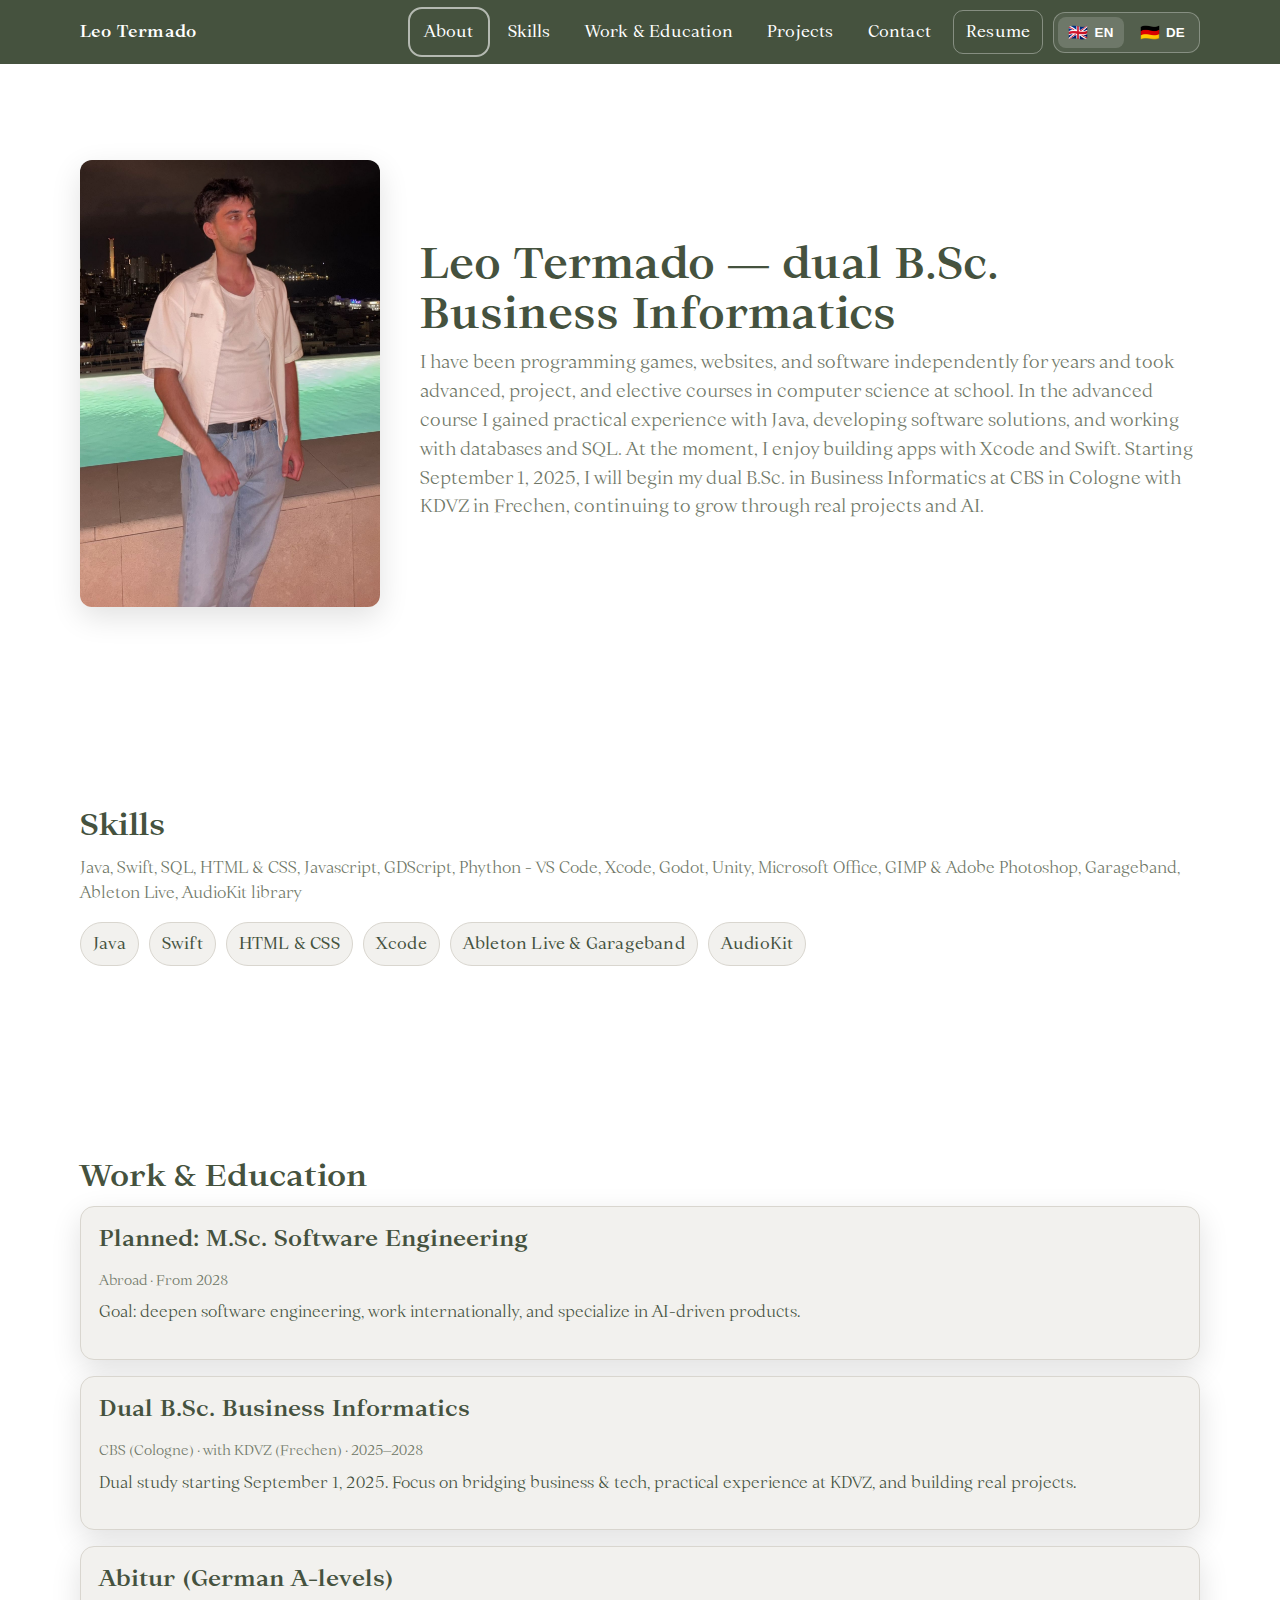
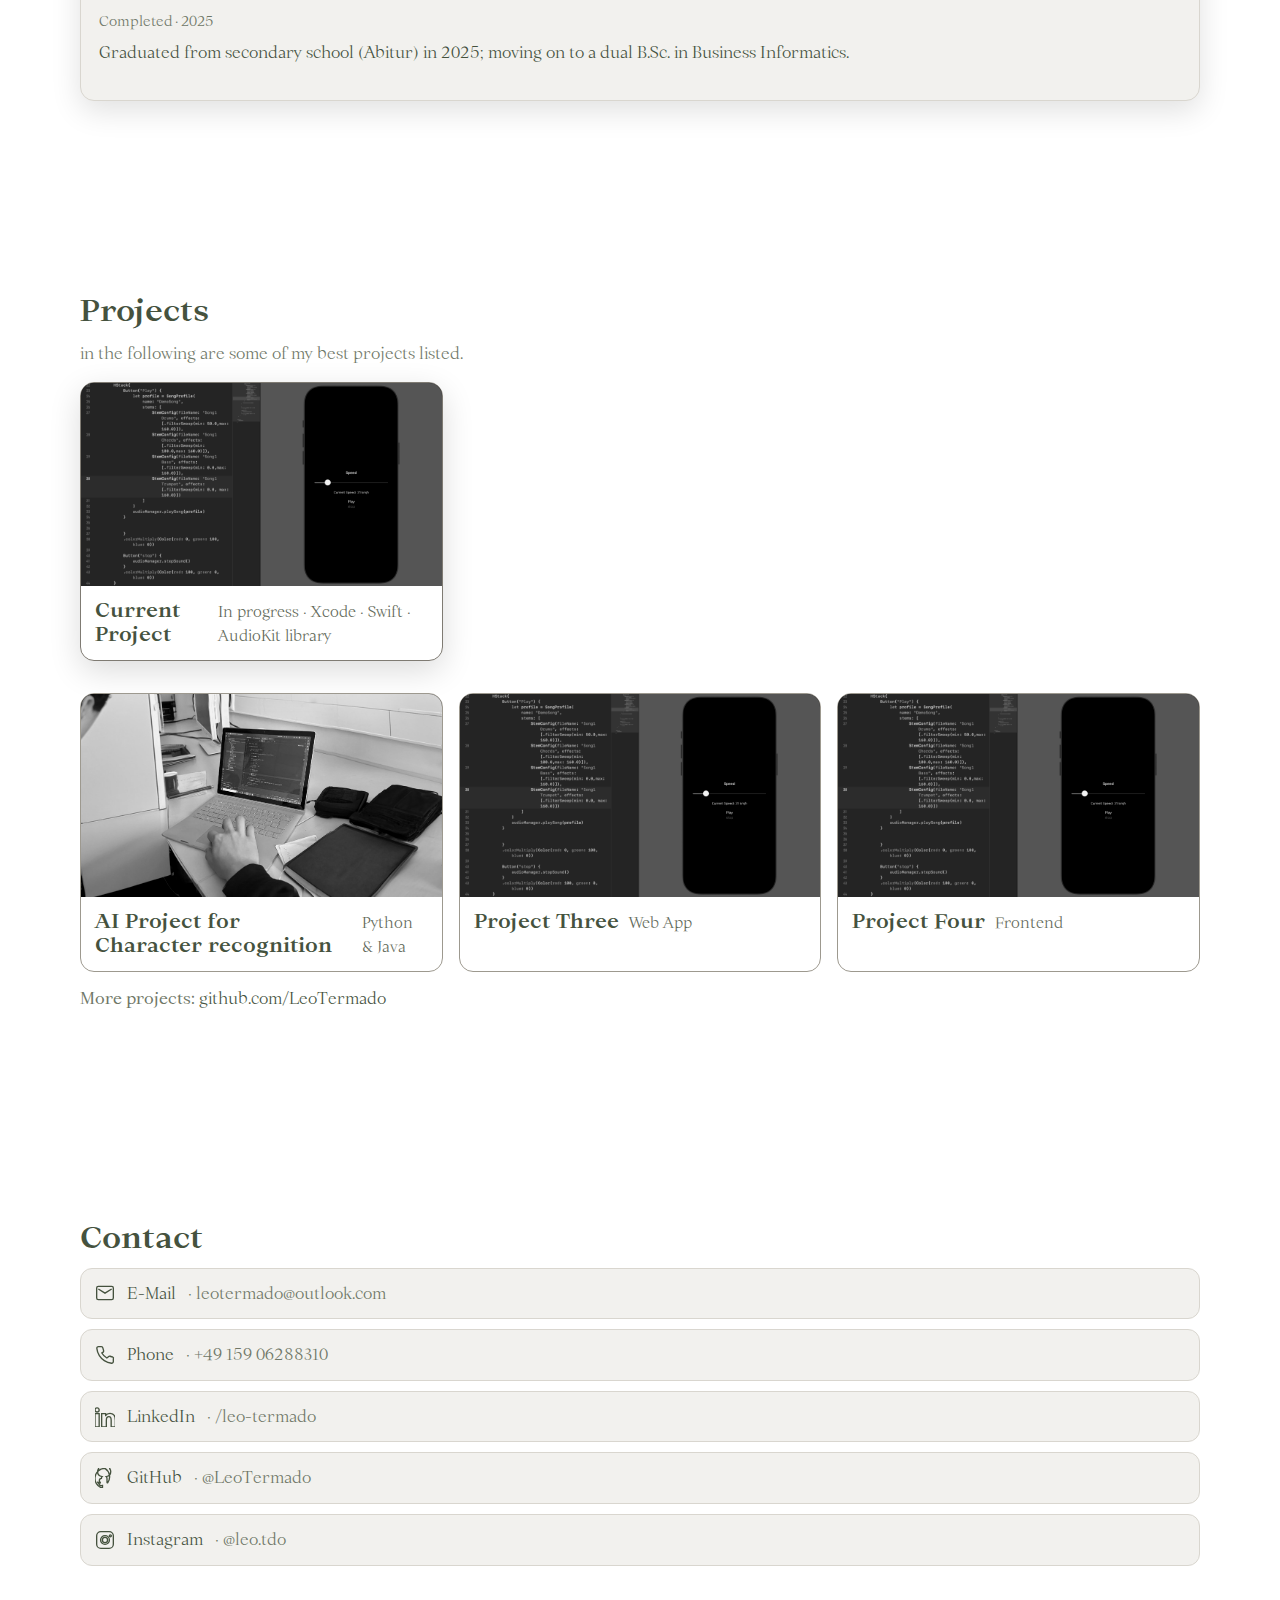
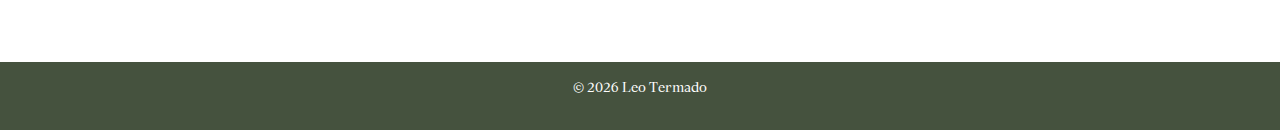
<file: index.html>
<!DOCTYPE html>
<html lang="en">
<head>
  <meta charset="utf-8" />
  <meta name="viewport" content="width=device-width, initial-scale=1" />
  <title>Leo Termado — Portfolio</title>
  <meta name="description" content="Leo Termado — Dual B.Sc. Business Informatics (CBS/KDVZ). Projects, skills, and contact." />
  <link rel="stylesheet" href="styles.css" />
</head>
<body>
  <!-- Header / Nav -->
  <header class="site-header">
    <div class="container nav-wrap">
      <a href="#about" class="brand" aria-label="Back to top">Leo Termado</a>

      <nav class="nav" aria-label="Primary">
        <button class="nav-toggle" aria-expanded="false" aria-controls="nav-menu" aria-label="Open menu">
          <span class="bar"></span><span class="bar"></span><span class="bar"></span>
        </button>
        <ul id="nav-menu" class="nav-list">
          <li><a data-i18n="nav.about" href="#about" class="nav-link"></a></li>
          <li><a data-i18n="nav.skills" href="#skills" class="nav-link"></a></li>
          <li><a data-i18n="nav.work" href="#work" class="nav-link"></a></li>
          <li><a data-i18n="nav.projects" href="#projects" class="nav-link"></a></li>
          <li><a data-i18n="nav.contact" href="#contact" class="nav-link"></a></li>
          <li><a data-i18n="nav.resume" href="assets/Leo_Termado_CV.pdf" class="nav-link resume" target="_blank" rel="noopener"></a></li>
          <li>
            <div class="lang-switch" role="group" aria-label="Language toggle">
              <button class="lang-btn" data-lang="en" aria-pressed="true" title="English">
                <span class="flag" aria-hidden="true">🇬🇧</span><span>EN</span>
              </button>
              <button class="lang-btn" data-lang="de" aria-pressed="false" title="Deutsch">
                <span class="flag" aria-hidden="true">🇩🇪</span><span>DE</span>
              </button>
            </div>
          </li>
        </ul>
      </nav>
    </div>
  </header>

  <main>
    <!-- About -->
    <section id="about" class="section">
      <div class="container about-wrap">
        <div class="about-img">
          <img src="img/LeoTermado.png" alt="Leo Termado">
        </div>
        <div class="about-text">
          <h1 class="headline" data-i18n="about.title"></h1>
          <p class="lead" data-i18n="about.lead"></p>
        </div>
      </div>
    </section>

    <!-- Skills -->
    <section id="skills" class="section">
      <div class="container">
        <h2 data-i18n="skills.title"></h2>
        <p class="muted" data-i18n="skills.note"></p>

        <div class="chips">
          <div class="chip">Java</div>
          <div class="chip">Swift</div>
          <div class="chip">HTML &amp; CSS</div>
          <div class="chip">Xcode</div>
          <div class="chip">Ableton Live &amp; Garageband</div>
          <div class="chip">AudioKit</div>
        </div>
      </div>
    </section>

    <!-- Work / Education -->
    <section id="work" class="section">
      <div class="container">
        <h2 data-i18n="work.title"></h2>
        <div class="timeline">
          <!-- 1) Master ganz oben -->
          <article class="timeline-item">
            <div class="tl-header">
              <h3 data-i18n="work.item2.title"></h3>
              <span class="tl-meta" data-i18n="work.item2.meta"></span>
            </div>
            <p data-i18n="work.item2.desc"></p>
          </article>

          <!-- 2) Dualer B.Sc. -->
          <article class="timeline-item">
            <div class="tl-header">
              <h3 data-i18n="work.item1.title"></h3>
              <span class="tl-meta" data-i18n="work.item1.meta"></span>
            </div>
            <p data-i18n="work.item1.desc"></p>
          </article>

          <!-- 3) Abitur -->
          <article class="timeline-item">
            <div class="tl-header">
              <h3 data-i18n="work.item3.title"></h3>
              <span class="tl-meta" data-i18n="work.item3.meta"></span>
            </div>
            <p data-i18n="work.item3.desc"></p>
          </article>
        </div>
      </div>
    </section>

    <!-- Projects -->
    <section id="projects" class="section">
      <div class="container">
        <h2 data-i18n="projects.title"></h2>
        <p class="muted" data-i18n="projects.note"></p>

        <div class="projects-grid">
          <!-- Featured -->
          <a class="project-card featured" href="projects/dynamicdrivewebpage.html">
            <div class="thumb" aria-hidden="true">
              <img src="img/projects/dynamicDrive.png" alt="Dynamic Drive preview">
            </div>
            <div class="pc-content">
              <h3 data-i18n="projects.current.title"></h3>
              <p class="pc-meta" data-i18n="projects.current.meta"></p>
            </div>
          </a>
          <div class="grid-break" aria-hidden="true"></div>

          <!-- Project 2 -->
          <a class="project-card" href="projects/kiprojectwebpage.html">
            <div class="thumb" aria-hidden="true">
              <img src="img/projects/KiProjekt.png" alt="AI project preview">
            </div>
            <div class="pc-content">
              <h3 data-i18n="projects.two.title"></h3>
              <p class="pc-meta" data-i18n="projects.two.meta"></p>
            </div>
          </a>

          <!-- Project 3 -->
          <a class="project-card" href="projects/project-3.html">
            <div class="thumb" aria-hidden="true">
              <img src="img/projects/dynamicDrive.png" alt="Project Three preview">
            </div>
            <div class="pc-content">
              <h3 data-i18n="projects.three.title"></h3>
              <p class="pc-meta" data-i18n="projects.three.meta"></p>
            </div>
          </a>

          <!-- Project 4 -->
          <a class="project-card" href="projects/project-4.html">
            <div class="thumb" aria-hidden="true">
              <img src="img/projects/dynamicDrive.png" alt="Project Four preview">
            </div>
            <div class="pc-content">
              <h3 data-i18n="projects.four.title"></h3>
              <p class="pc-meta" data-i18n="projects.four.meta"></p>
            </div>
          </a>
        </div>

        <!-- More projects: GitHub Link -->
        <p class="more-projects">
          <strong data-i18n="projects.more.label"></strong>
          <a href="https://github.com/LeoTermado" target="_blank" rel="noopener">github.com/LeoTermado</a>
        </p>
      </div>
    </section>

    <!-- Contact -->
    <section id="contact" class="section">
      <div class="container">
        <h2 data-i18n="contact.title"></h2>
        <ul class="contact-list">
          <li>
            <div class="contact-link">
              <svg viewBox="0 0 24 24" aria-hidden="true" class="icon">
                <path d="M4 4h16a2 2 0 0 1 2 2v12a2 2 0 0 1-2 2H4a2 2 0 0 1-2-2V6a2 2 0 0 1 2-2zm0 3.2 8 5 8-5"/>
              </svg>
              <span>E-Mail</span><span class="muted">· leotermado@outlook.com</span>
            </div>
          </li>

          <li>
            <a href="tel:+4915906288310" class="contact-link">
              <svg viewBox="0 0 24 24" aria-hidden="true" class="icon"><path d="M22 16.9v3a2 2 0 0 1-2.2 2 19.8 19.8 0 0 1-8.6-3.1 19.5 19.5 0 0 1-6-6 19.8 19.8 0 0 1-3-8.7A2 2 0 0 1 4.5 2h3a2 2 0 0 1 2 1.7c.2 1 .5 1.9.8 2.8a2 2 0 0 1-.5 2.1L8.2 9.6a16 16 0 0 0 6 6l1.9-1.6a2 2 0 0 1 2.1-.5c.9.3 1.8.6 2.8.8A2 2 0 0 1 22 16.9z"/></svg>
              <span data-i18n="contact.phone"></span><span class="muted">· +49 159 06288310</span>
            </a>
          </li>

          <li>
            <a href="https://www.linkedin.com/in/leo-termado-20613735a/" target="_blank" rel="noopener" class="contact-link">
              <svg viewBox="0 0 24 24" aria-hidden="true" class="icon"><path d="M4.98 3.5C4.98 4.88 3.86 6 2.5 6S0 4.88 0 3.5 1.12 1 2.5 1s2.48 1.12 2.48 2.5zM0 8h5v16H0zM8 8h4.8v2.2h.1c.7-1.3 2.5-2.6 5.1-2.6 5.4 0 6.4 3.6 6.4 8.2V24h-5V16c0-1.9 0-4.4-2.7-4.4s-3.1 2.1-3.1 4.2V24H8z"/></svg>
              <span>LinkedIn</span><span class="muted">· /leo-termado</span>
            </a>
          </li>

          <li>
            <a href="https://github.com/LeoTermado" target="_blank" rel="noopener" class="contact-link">
              <svg viewBox="0 0 24 24" aria-hidden="true" class="icon"><path d="M12 .5a12 12 0 0 0-3.8 23.4c.6.1.8-.2.8-.6V21c-3.3.7-4-1.5-4-1.5-.6-1.4-1.4-1.8-1.4-1.8-1.1-.8.1-.8.1-.8 1.2.1 1.8 1.3 1.8 1.3 1 .1.9-.8.9-.8-.8-.6-1.2-1.4-1.2-2.3 0-2 1.2-2.6 2.5-2.7a3.2 3.2 0 0 1 .9-2.1c-2.7-.3-5.5-1.3-5.5-6a4.7 4.7 0 0 1 1.3-3.3 4.4 4.4 0 0 1 .1-3.2s1-.3 3.4 1.3a11.6 11.6 0 0 1 6.2 0c2.4-1.6 3.4-1.3 3.4-1.3a4.4 4.4 0 0 1 .1 3.2 4.7 4.7 0 0 1 1.3 3.3c0 4.7-2.8 5.7-5.5 6a3.5 3.5 0 0 1 1 2.7v4.1c0 .4.2.7.8.6A12 12 0 0 0 12 .5z"/></svg>
              <span>GitHub</span><span class="muted">· @LeoTermado</span>
            </a>
          </li>

          <li>
            <a href="https://www.instagram.com/leo.tdo/?next=" target="_blank" rel="noopener" class="contact-link">
              <svg viewBox="0 0 24 24" aria-hidden="true" class="icon"><path d="M7 2h10a5 5 0 0 1 5 5v10a5 5 0 0 1-5 5H7a5 5 0 0 1-5-5V7a5 5 0 0 1 5-5zm5 4.7A5.3 5.3 0 1 0 17.3 12 5.3 5.3 0 0 0 12 6.7zm6.4-.9a1.2 1.2 0 1 0 1.2 1.2 1.2 1.2 0 0 0-1.2-1.2zM12 8.9A3.1 3.1 0 1 1 8.9 12 3.1 3.1 0 0 1 12 8.9z"/></svg>
              <span>Instagram</span><span class="muted">· @leo.tdo</span>
            </a>
          </li>
        </ul>
      </div>
    </section>
  </main>

  <footer class="site-footer">
    <div class="container">
      <p>© <span id="year"></span> Leo Termado</p>
    </div>
  </footer>

  <script src="script.js" defer></script>
</body>
</html>
</file>
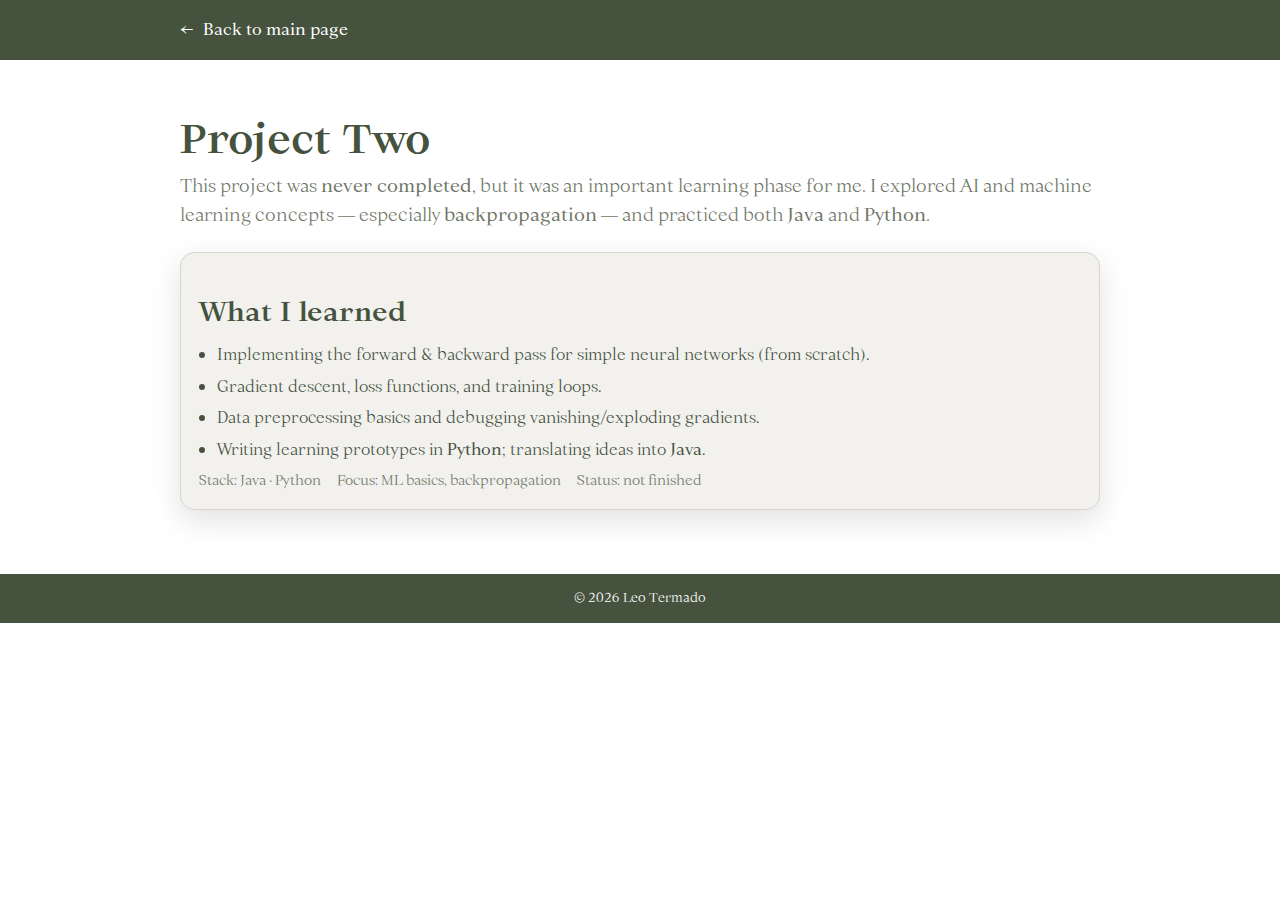
<file: kiprojectwebpage.html>
<!DOCTYPE html>
<html lang="en">
<head>
  <meta charset="utf-8" />
  <meta name="viewport" content="width=device-width, initial-scale=1" />
  <title>Project Two — Leo Termado</title>
  <meta name="description" content="Project Two by Leo Termado — notes and learnings." />

  <!-- Local fonts (same as main site) -->
  <style>
    @font-face{
      font-family: "Ortica Linear";
      src: url("../assets/fonts/OrticaLinear-Light.woff2") format("woff2");
      font-weight: 300; font-style: normal; font-display: swap;
    }
    @font-face{
      font-family: "Ortica Linear";
      src: url("../assets/fonts/OrticaLinear-Regular.woff2") format("woff2");
      font-weight: 400; font-style: normal; font-display: swap;
    }
    @font-face{
      font-family: "Ortica Linear";
      src: url("../assets/fonts/OrticaLinear-Bold.woff2") format("woff2");
      font-weight: 700; font-style: normal; font-display: swap;
    }

    :root{
      --bg:#ffffff;
      --surface:#f2f1ee;
      --text:#45523e;
      --muted:#6f7767;
      --border:#d9d6cf;
      --accent:#0d402d;
      --nav-bg:#45523e;
      --nav-text:#ffffff;
      --shadow:0 10px 30px rgba(0,0,0,.12);
      --radius:14px;
      --nav-h:60px;
      --content-w: min(920px, 92vw);
    }

    *{box-sizing:border-box}
    html{scroll-behavior:smooth}
    body{
      margin:0;
      font-family:"Ortica Linear", system-ui, -apple-system, "Segoe UI", Roboto, Arial, sans-serif;
      font-weight:300;
      color:var(--text);
      background:var(--bg);
      line-height:1.6;
      -webkit-font-smoothing:antialiased;
      text-rendering:optimizeLegibility;
    }

    .container{width:var(--content-w); margin-inline:auto;}

    /* Header: only Back link */
    .project-header{
      background: var(--nav-bg);
      color: var(--nav-text);
      height: var(--nav-h);
      display:flex; align-items:center;
    }
    .back{
      display:inline-flex; align-items:center; gap:10px;
      color:var(--nav-text); text-decoration:none; font-weight:400;
      padding: 10px 0;
    }
    .back:hover{ opacity:.9 }
    .arrow{font-size:18px; line-height:1;}

    /* Main */
    main{ padding: 56px 0 64px; }
    h1{ font-size: clamp(28px, 6vw, 40px); line-height:1.15; margin:0 0 10px; font-weight:700; }
    .muted{ color: var(--muted); }
    .lead{ font-size: clamp(16px, 2.2vw, 18px); margin: 8px 0 16px; color:var(--muted); }

    .card{
      margin-top: 22px;
      background: var(--surface);
      border:1px solid var(--border);
      border-radius: var(--radius);
      box-shadow: var(--shadow);
      padding: 18px 18px;
    }

    .meta{
      display:flex; flex-wrap:wrap; gap:10px 16px;
      margin: 6px 0 0;
      font-size: 14px;
      color: var(--muted);
    }

    h2{ font-size: clamp(20px, 3vw, 26px); margin: 20px 0 10px; font-weight:700; }
    ul{ margin: 0; padding-left: 18px; }
    li{ margin: 6px 0; }

    /* Footer */
    footer{
      background: var(--nav-bg);
      color: var(--nav-text);
      text-align:center;
      padding:14px 0;
      font-size:13px;
    }

    /* Links general */
    a { color: var(--accent); text-decoration: none; }
    a:hover { text-decoration: underline; }
  </style>
</head>
<body>

  <header class="project-header">
    <div class="container">
      <a class="back" href="../index.html#projects" aria-label="Back to main page">
        <span class="arrow">←</span>
        <span>Back to main page</span>
      </a>
    </div>
  </header>

  <main class="container">
    <h1>Project Two</h1>
    <p class="lead">
      This project was <strong>never completed</strong>, but it was an important learning phase for me.
      I explored AI and machine learning concepts — especially <strong>backpropagation</strong> — and practiced both
      <strong>Java</strong> and <strong>Python</strong>.
    </p>

    <div class="card">
      <h2>What I learned</h2>
      <ul>
        <li>Implementing the forward &amp; backward pass for simple neural networks (from scratch).</li>
        <li>Gradient descent, loss functions, and training loops.</li>
        <li>Data preprocessing basics and debugging vanishing/exploding gradients.</li>
        <li>Writing learning prototypes in <strong>Python</strong>; translating ideas into <strong>Java</strong>.</li>
      </ul>

      <div class="meta">
        <span>Stack: Java · Python</span>
        <span>Focus: ML basics, backpropagation</span>
        <span>Status: not finished</span>
      </div>
    </div>
  </main>

  <footer>
    © <span id="year"></span> Leo Termado
  </footer>

  <script>
    // set year
    document.getElementById('year').textContent = new Date().getFullYear();
  </script>
</body>
</html>
</file>
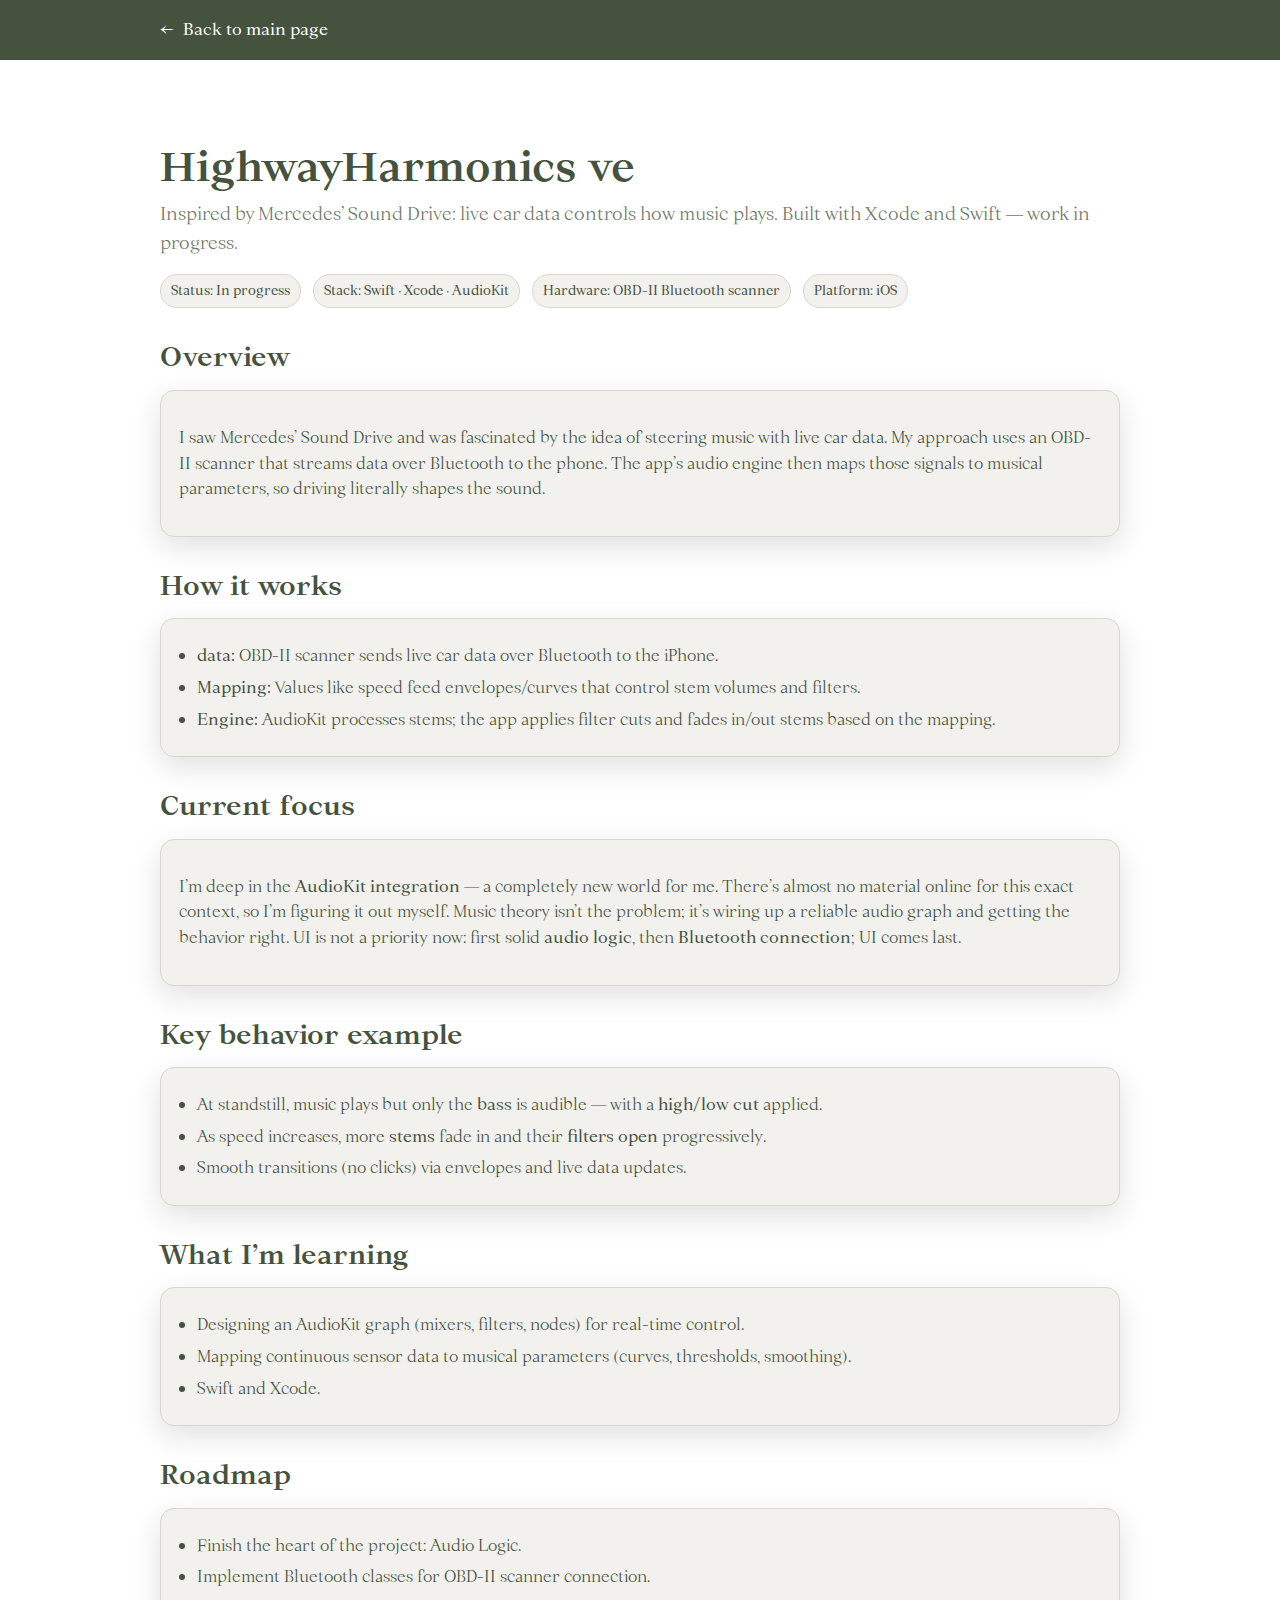
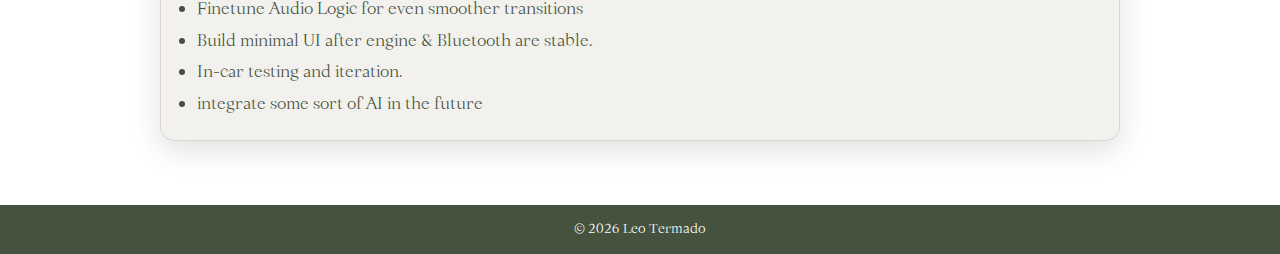
<file: projects/dynamicdrivewebpage.html>
<!DOCTYPE html>
<html lang="en">
<head>
  <meta charset="utf-8" />
  <meta name="viewport" content="width=device-width, initial-scale=1" />
  <title>HighwayHarmonics — Leo Termado</title>
  <meta name="description" content="HighwayHarmonics by Leo Termado — live car telemetry controls music via AudioKit on iOS." />
  <style>
    @font-face{
      font-family: "Ortica Linear";
      src: url("../assets/fonts/OrticaLinear-Light.woff2") format("woff2");
      font-weight: 300; font-style: normal; font-display: swap;
    }
    @font-face{
      font-family: "Ortica Linear";
      src: url("../assets/fonts/OrticaLinear-Regular.woff2") format("woff2");
      font-weight: 400; font-style: normal; font-display: swap;
    }
    @font-face{
      font-family: "Ortica Linear";
      src: url("../assets/fonts/OrticaLinear-Bold.woff2") format("woff2");
      font-weight: 700; font-style: normal; font-display: swap;
    }

    :root{
      --bg:#ffffff;
      --surface:#f2f1ee;
      --text:#45523e;
      --muted:#6f7767;
      --border:#d9d6cf;
      --accent:#0d402d;
      --nav-bg:#45523e;
      --nav-text:#ffffff;
      --shadow:0 10px 30px rgba(0,0,0,.12);
      --radius:14px;
      --nav-h:60px;
      --content-w: min(960px, 92vw);
    }

    *{box-sizing:border-box}
    html{scroll-behavior:smooth}
    body{
      margin:0;
      font-family:"Ortica Linear", system-ui, -apple-system, "Segoe UI", Roboto, Arial, sans-serif;
      font-weight:300;
      color:var(--text);
      background:var(--bg);
      line-height:1.6;
      -webkit-font-smoothing:antialiased;
      text-rendering:optimizeLegibility;
    }
    .container{width:var(--content-w); margin-inline:auto;}

    .project-header{
      background: var(--nav-bg);
      color: var(--nav-text);
      height: var(--nav-h);
      display:flex; align-items:center;
    }
    .back{
      display:inline-flex; align-items:center; gap:10px;
      color:var(--nav-text); text-decoration:none; font-weight:400;
      padding: 10px 0;
    }
    .back:hover{ opacity:.9 }
    .arrow{font-size:18px; line-height:1;}

    main{ padding: 56px 0 64px; }
    h1{ font-size: clamp(28px, 6vw, 40px); line-height:1.15; margin:0 0 10px; font-weight:700; }
    .lead{ font-size: clamp(16px, 2.2vw, 18px); margin: 8px 0 16px; color:var(--muted); }
    .muted{ color: var(--muted); }

    .pill{
      display:inline-flex; align-items:center; gap:8px;
      border:1px solid var(--border);
      background: var(--surface);
      color:var(--text);
      padding:6px 10px;
      border-radius:999px;
      font-size:13px;
      font-weight:400;
    }
    .meta-row{
      display:flex; flex-wrap:wrap; gap:10px 12px;
      margin-top:10px;
    }

    .section{ margin-top:28px; }
    .card{
      margin-top:12px;
      background: var(--surface);
      border:1px solid var(--border);
      border-radius: var(--radius);
      box-shadow: var(--shadow);
      padding: 18px 18px;
    }

    h2{ font-size: clamp(20px, 3vw, 26px); margin: 0 0 10px; font-weight:700; }
    ul{ margin: 0; padding-left: 18px; }
    li{ margin: 6px 0; }

    footer{
      background: var(--nav-bg);
      color: var(--nav-text);
      text-align:center;
      padding:14px 0;
      font-size:13px;
    }

    a { color: var(--accent); text-decoration: none; }
    a:hover { text-decoration: underline; }
  </style>
</head>
<body>

  <header class="project-header">
    <div class="container">
      <a class="back" href="../index.html#projects" aria-label="Back to main page">
        <span class="arrow">←</span>
        <span>Back to main page</span>
      </a>
    </div>
  </header>

  <main class="container">
    <section class="section" aria-labelledby="title">
      <h1 id="title">HighwayHarmonics ve</h1>
      <p class="lead">
        Inspired by Mercedes’ Sound Drive: live car data controls how music plays. Built with Xcode and Swift — work in progress.
      </p>
      <div class="meta-row">
        <span class="pill">Status: In progress</span>
        <span class="pill">Stack: Swift · Xcode · AudioKit</span>
        <span class="pill">Hardware: OBD-II Bluetooth scanner</span>
        <span class="pill">Platform: iOS</span>
      </div>
    </section>

    <section class="section">
      <h2>Overview</h2>
      <div class="card">
        <p>
          I saw Mercedes’ Sound Drive and was fascinated by the idea of steering music with live car data. My approach uses an
          OBD-II scanner that streams data over Bluetooth to the phone. The app’s audio engine then maps those signals to
          musical parameters, so driving literally shapes the sound.
        </p>
      </div>
    </section>

    <section class="section">
      <h2>How it works</h2>
      <div class="card">
        <ul>
          <li><strong>data:</strong> OBD-II scanner sends live car data over Bluetooth to the iPhone.</li>
          <li><strong>Mapping:</strong> Values like speed feed envelopes/curves that control stem volumes and filters.</li>
          <li><strong>Engine:</strong> AudioKit processes stems; the app applies filter cuts and fades in/out stems based on the mapping.</li>
        </ul>
      </div>
    </section>

    <section class="section">
      <h2>Current focus</h2>
      <div class="card">
        <p>
          I’m deep in the <strong>AudioKit integration</strong> — a completely new world for me. There’s almost no material online for this exact context,
          so I’m figuring it out myself. Music theory isn’t the problem; it’s wiring up a reliable audio graph and getting the behavior right.
          UI is not a priority now: first solid <strong>audio logic</strong>, then <strong>Bluetooth connection</strong>; UI comes last.
        </p>
      </div>
    </section>

    <section class="section">
      <h2>Key behavior example</h2>
      <div class="card">
        <ul>
          <li>At standstill, music plays but only the <strong>bass</strong> is audible — with a <strong>high/low cut</strong> applied.</li>
          <li>As speed increases, more <strong>stems</strong> fade in and their <strong>filters open</strong> progressively.</li>
          <li>Smooth transitions (no clicks) via envelopes and live data updates.</li>
        </ul>
      </div>
    </section>

    <section class="section">
      <h2>What I’m learning</h2>
      <div class="card">
        <ul>
          <li>Designing an AudioKit graph (mixers, filters, nodes) for real-time control.</li>
          <li>Mapping continuous sensor data to musical parameters (curves, thresholds, smoothing).</li>
          <li>Swift and Xcode.</li>
        </ul>
      </div>
    </section>

    <section class="section">
      <h2>Roadmap</h2>
      <div class="card">
        <ul>
          <li>Finish the heart of the project: Audio Logic.</li>
          <li>Implement Bluetooth classes for OBD-II scanner connection.</li>
          <li>Finetune Audio Logic for even smoother transitions</li>
          <li>Build minimal UI after engine &amp; Bluetooth are stable.</li>
          <li>In-car testing and iteration.</li>
          <li>integrate some sort of AI in the future</li>
        </ul>
      </div>
    </section>
  </main>

  <footer>
    © <span id="year"></span> Leo Termado
  </footer>

  <script>
    document.getElementById('year').textContent = new Date().getFullYear();
  </script>
</body>
</html>
</file>
<file: styles.css>
@font-face{
  font-family: "Ortica Linear";
  src: url("assets/fonts/OrticaLinear-Light.woff2") format("woff2");
  font-weight: 300;
  font-style: normal;
  font-display: swap;
}
@font-face{
  font-family: "Ortica Linear";
  src: url("assets/fonts/OrticaLinear-Regular.woff2") format("woff2");
  font-weight: 400;
  font-style: normal;
  font-display: swap;
}
@font-face{
  font-family: "Ortica Linear";
  src: url("assets/fonts/OrticaLinear-Bold.woff2") format("woff2");
  font-weight: 700;
  font-style: normal;
  font-display: swap;
}

:root{
  --bg:#ffffff;
  --surface:#f2f1ee;
  --text:#45523e;
  --muted:#6f7767;
  --border:#d9d6cf;
  --accent:#0d402d;
  --accent-2:#0f4d36;
  --nav-bg:#45523e;
  --nav-text:#ffffff;
  --card:#b0aca2;
  --shadow:0 10px 30px rgba(0,0,0,.12);
  --radius:14px;
  --nav-h:64px;
}

*{box-sizing:border-box}
html{scroll-behavior:smooth}
body{
  margin:0;
  font-family:"Ortica Linear", system-ui, -apple-system, "Segoe UI", Roboto, Arial, sans-serif;
  font-weight:300;
  color:var(--text);
  background:var(--bg);
  line-height:1.6;
  -webkit-font-smoothing:antialiased;
  text-rendering:optimizeLegibility;
}

.container{
  width:min(1120px, 92vw);
  margin-inline:auto;
}

.section{
  padding:96px 0;
  scroll-margin-top: calc(var(--nav-h) + 24px);
}

h1,h2,h3{line-height:1.2; margin:0 0 12px}
h1{font-size: clamp(28px, 5vw, 42px); font-weight:700;}
h2{font-size: clamp(22px, 3.2vw, 30px); font-weight:700;}
h3{font-size: clamp(18px, 2.2vw, 22px); font-weight:700;}
p{margin:0 0 16px}
.lead{font-size: clamp(16px, 2.2vw, 18px); color:var(--muted); font-weight:300;}
.muted{color:var(--muted)}

.site-header{
  position:sticky; top:0; z-index:1000; height:var(--nav-h);
  background: var(--nav-bg);
  border-bottom: none;
  backdrop-filter: none;
}
.nav-wrap{display:flex; align-items:center; justify-content:space-between; height:var(--nav-h)}

.brand{
  color:var(--nav-text); font-weight:700; text-decoration:none; letter-spacing:.2px;
  padding:8px 0; transition:opacity .2s ease;
}
.brand:hover{opacity:.9}

.nav-toggle{
  display:none; background:transparent; border:0; width:42px; height:42px; border-radius:10px;
}
.nav-toggle .bar{display:block; width:26px; height:2px; margin:6px auto; background:#fff; border-radius:2px}

.nav-list{display:flex; align-items:center; gap:10px; list-style:none; margin:0; padding:0}
.nav-link{
  display:inline-flex; align-items:center; gap:8px; padding:8px 12px; border-radius:10px; text-decoration:none;
  color:var(--nav-text); font-weight:400;
  letter-spacing:.2px;
  transition:background .2s ease, color .2s ease, transform .15s ease, border-color .2s ease;
}
.nav-link:hover{background:rgba(255,255,255,.14)}
.nav-link.active{outline:2px solid rgba(255,255,255,.6); outline-offset:2px}
.nav-link.resume{border:1px solid rgba(255,255,255,.35)}
.nav-link.resume:hover{border-color: rgba(255,255,255,.7); transform: translateY(-1px)}

.lang-switch{
  display:flex; align-items:center; gap:6px; padding:4px;
  border:1px solid rgba(255,255,255,.3); border-radius:12px;
  background: rgba(255,255,255,.08);
}
.lang-btn{
  display:inline-flex; align-items:center; gap:6px; padding:6px 10px; border:0; background:transparent; color:var(--nav-text);
  border-radius:8px; cursor:pointer; font-weight:700; letter-spacing:.3px; transition:background .2s ease, transform .1s ease;
}
.lang-btn .flag{font-size:16px}
.lang-btn[aria-pressed="true"]{background: rgba(255,255,255,.16)}
.lang-btn:active{transform:scale(.98)}

.headline{margin-bottom:10px}

.quickfacts{
  margin:18px 0 0; padding:0; list-style:none; display:grid; grid-template-columns: repeat(auto-fit, minmax(240px, 1fr)); gap:10px 18px
}
.quickfacts strong{color:var(--text); font-weight:400;}
.quickfacts span{color:var(--muted)}

.about-wrap {
  display: flex;
  align-items: center;
  gap: 40px;
}
.about-img img {
  max-width: 300px;
  width: 100%;
  border-radius: 12px;
  box-shadow: var(--shadow);
}
.about-text { flex: 1; }

@media (max-width: 768px) {
  .about-wrap { flex-direction: column; text-align: center; }
  .about-img img { max-width: 200px; }
}

.chips{display:flex; flex-wrap:wrap; gap:10px; margin-top:14px}
.chip{
  padding:8px 12px; border-radius:999px; background: var(--surface);
  border:1px solid var(--border); font-weight:400; letter-spacing:.2px; color:var(--text);
}

.timeline{display:grid; gap:16px; margin-top:10px}
.timeline-item{
  padding:18px; border:1px solid var(--border); border-radius:var(--radius); background: var(--surface);
  box-shadow: var(--shadow); color:var(--text);
}
.tl-header{display:flex; flex-direction:column; gap:6px; margin-bottom:8px}
.tl-meta{color:var(--muted); font-size:14px; font-weight:300;}

.projects-grid{
  margin-top:12px;
  display:grid; gap:16px;
  grid-template-columns: repeat(auto-fit, minmax(290px, 1fr));
}

.project-card{
  position: relative;
  display:flex;
  flex-direction: column;
  border:1px solid #9d998f;
  border-radius:var(--radius);
  background:#fff;
  color:var(--text);
  transition: transform .18s ease, box-shadow .18s ease, border-color .18s ease;
  overflow:hidden;
}

.project-card .thumb{
  position: relative;
  width:100%;
  aspect-ratio: 16 / 9;
  overflow:hidden;
  background:#000;
}
.project-card .thumb img{
  width:100%;
  height:100%;
  object-fit:cover;
  display:block;
  filter: grayscale(100%) saturate(0.6) contrast(1.05) brightness(0.95);
  transition: filter .25s ease, transform .25s ease;
}
.project-card:hover .thumb img{
  filter:none;
  transform: scale(1.03);
}

.pc-content{
  padding:12px 14px;
  background: transparent;
  color: var(--text);
  display:flex;
  align-items: baseline;
  gap:10px;
}
.pc-content h3{
  margin:0;
  font-size: clamp(18px, 2vw, 20px);
  font-weight:700;
}
.pc-meta{
  margin:0;
  font-size: clamp(13px, 1.6vw, 15px);
  color:#5f6959;
  font-weight:300;
}

.project-card:hover{
  transform: translateY(-4px) scale(1.01);
  border-color: #7f7b73;
  box-shadow: 0 8px 28px rgba(0,0,0,.12);
}

.project-card.featured{
  border-color:#7f7b73;
  box-shadow: 0 10px 32px rgba(0,0,0,.14);
}

.grid-break{
  grid-column: 1 / -1;
  height: 0;
  padding: 0;
  margin: 0;
}

.more-projects{
  margin-top: 14px;
  color: var(--muted);
}
.more-projects a{
  color: var(--text);
  text-decoration: none;
  border-bottom: none;
}
.more-projects a:hover{
  border-bottom-style: solid;
}

.project-card,
.project-card:link,
.project-card:visited,
.project-card:hover,
.project-card:focus,
.project-card:active{
  text-decoration: none;
}
.project-card h3,
.project-card .pc-meta{
  text-decoration: none;
}

.contact-list{list-style:none; padding:0; margin:10px 0 0; display:grid; gap:10px}
.contact-link{
  display:flex; align-items:center; gap:12px; padding:12px 14px; border:1px solid var(--border); border-radius:12px;
  text-decoration:none; color:var(--text); background: var(--surface);
  transition: background .2s ease, transform .15s ease, border-color .2s ease;
  font-weight:300;
}
.contact-link:hover{
  background: #e8e6df;
  border-color: #cbc7bf;
  transform: translateY(-2px);
}
.icon{width:20px; height:20px; fill:none; stroke:currentColor; stroke-width:1.6}

.site-footer{
  background: var(--nav-bg);
  color: var(--nav-text);
  border-top: none;
  padding:16px 0;
  font-size:13px;
  text-align:center;
  font-weight:400;
}

@media (max-width: 900px){
  .nav-toggle{display:inline-flex; align-items:center; justify-content:center}
  .nav-list{
    position:absolute; right:12px; top:calc(var(--nav-h) + 8px);
    background: var(--nav-bg); border:1px solid rgba(255,255,255,.25); border-radius:14px; padding:10px;
    display:none; flex-direction:column; gap:6px; min-width:260px;
  }
  .nav-list.open{display:flex}
  .lang-switch{align-self:stretch; justify-content:space-between}
}

@media (prefers-reduced-motion: reduce){
  *{animation:none!important; transition:none!important; scroll-behavior:auto!important}
}
</file>
